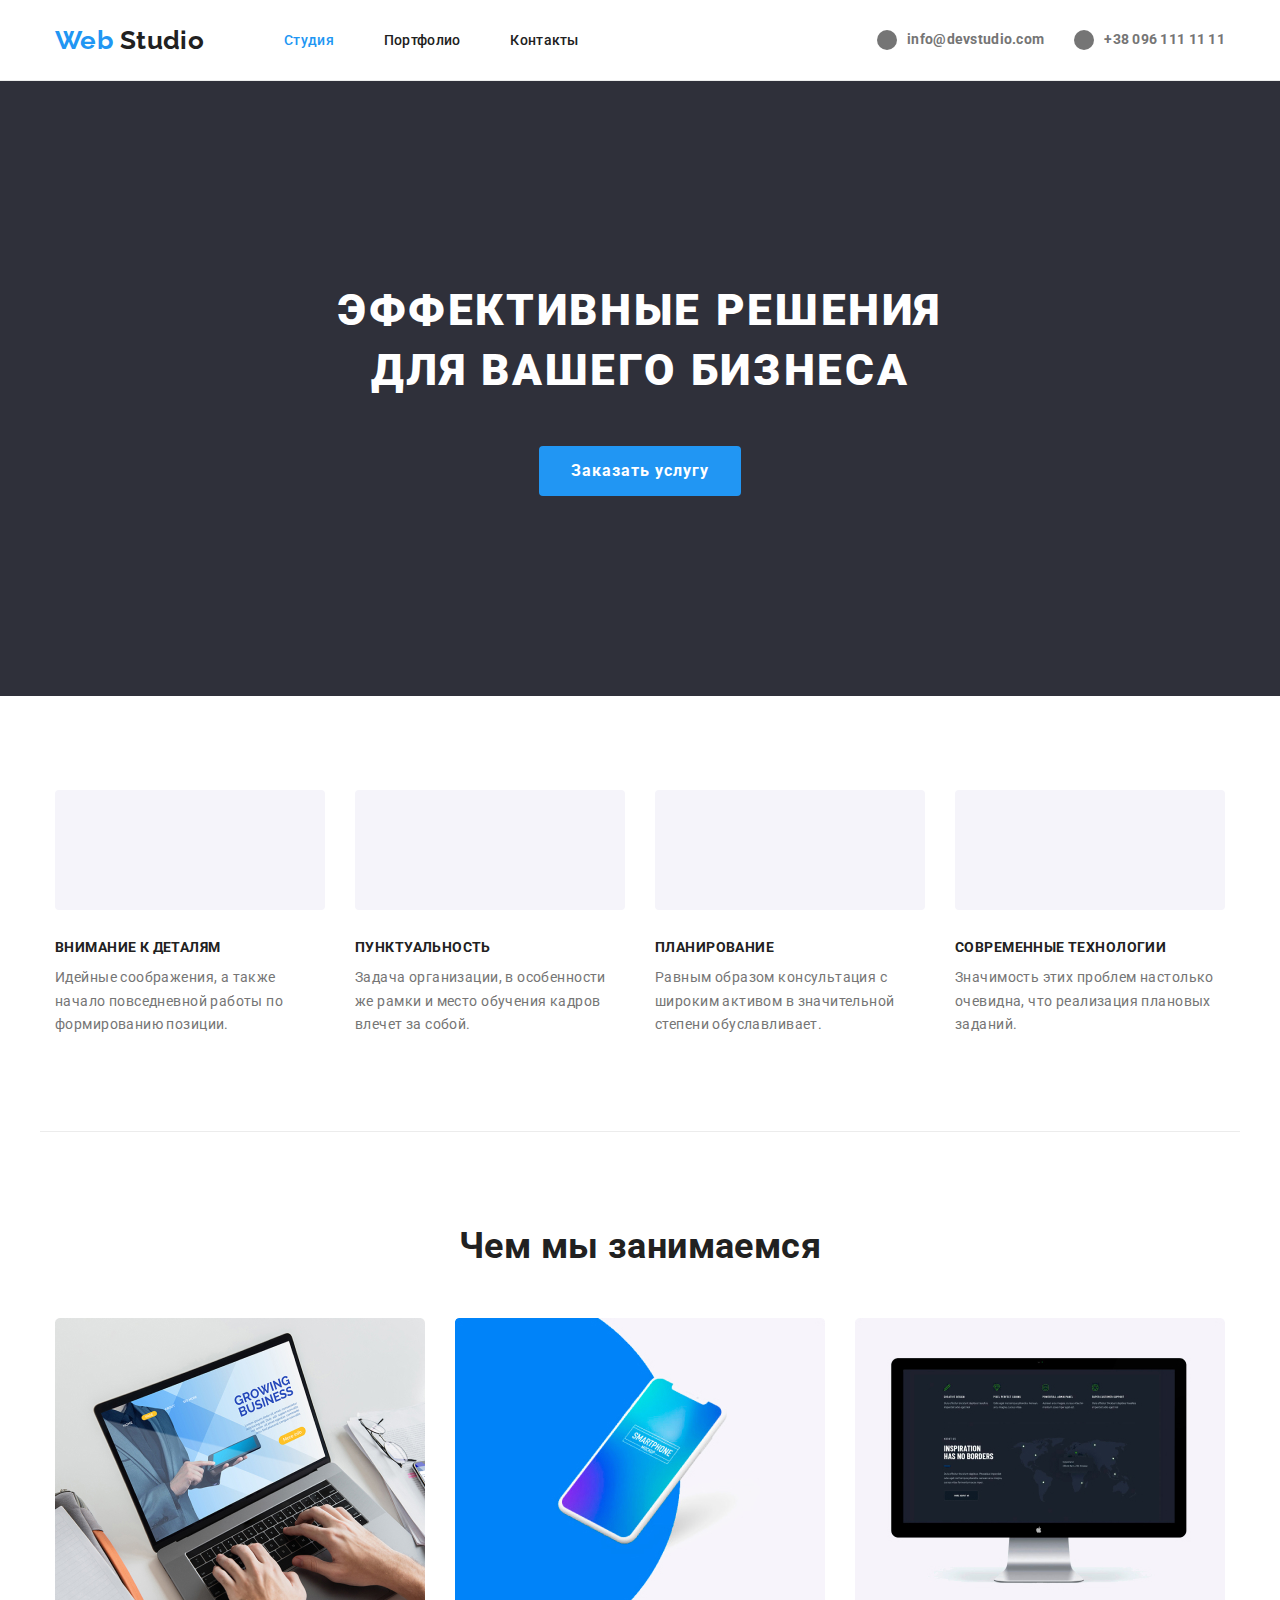
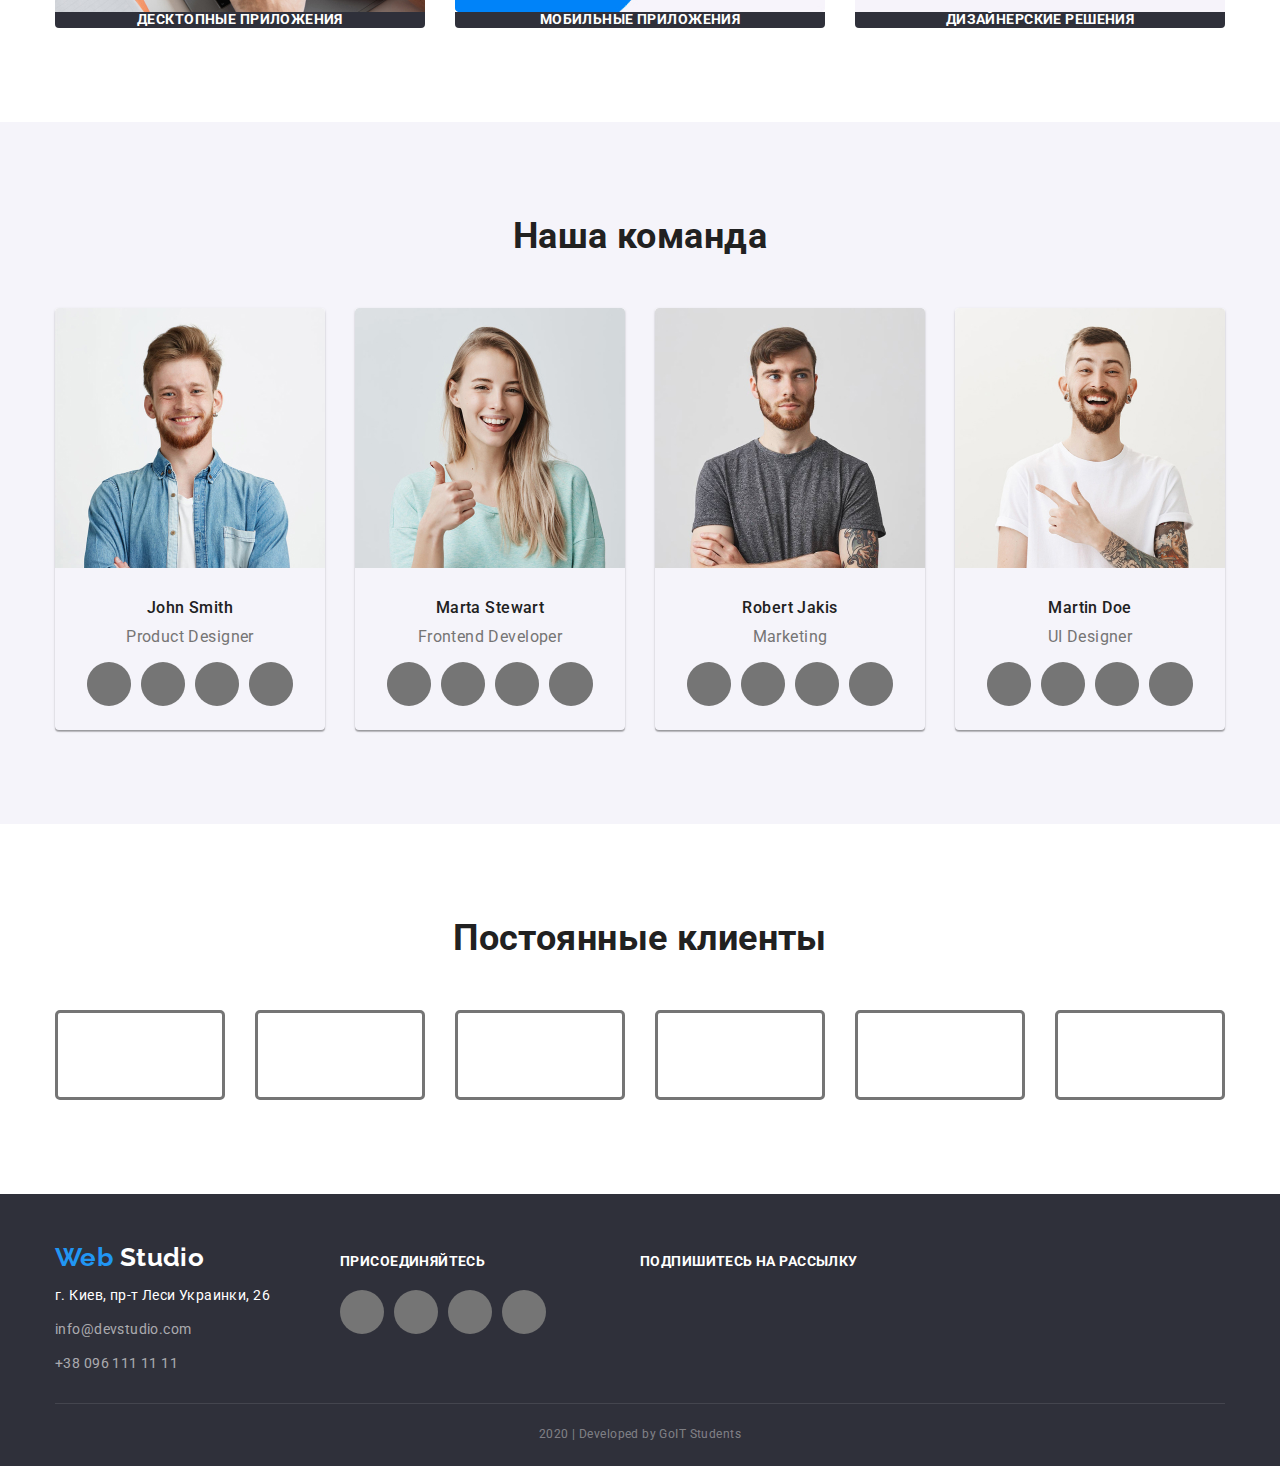
<file: index.html>
<!DOCTYPE html>
<html lang="ru">
  <head>
    <meta charset="UTF-8" />
    <meta name="viewport" content="width=device-width, initial-scale=1.0" />
    <title>web studio</title>
    <link
      href="https://fonts.googleapis.com/css2?family=Raleway:wght@700&family=Roboto:wght@400;500;700;900&display=swap"
      rel="stylesheet"
    />
    <link
      rel="stylesheet"
      href="https://cdnjs.cloudflare.com/ajax/libs/modern-normalize/0.6.0/modern-normalize.min.css"
    />
    <link rel="stylesheet" href="./css/style.css" />
  </head>

  <body>
    <!--Header-->
    <header class="header">
      <div class="conteiner">
        <div class="header-nav">
          <nav class="nav">
            <a href="./index.html" class="logo hdr link">
              <span class="logo-color">Web</span> Studio
            </a>
            <ul class="menu list">
              <li class="item">
                <a href="./index.html" class="menu-link link active">Студия</a>
              </li>
              <li class="item">
                <a href="./portfolio.html" class="menu-link link">Портфолио</a>
              </li>
              <li class="item">
                <a href="" class="menu-link link">Контакты</a>
              </li>
            </ul>
          </nav>
          <ul class="nav-contact list">
            <li class="item">
              <span class="icon-contact"></span>
              <a href="mailto:info@devstudio.com" class="contact link"
                >info@devstudio.com
              </a>
            </li>
            <li class="item">
              <span class="icon-contact"></span>
              <a href="tel:380961111111" class="contact link"
                >+38 096 111 11 11</a
              >
            </li>
          </ul>
        </div>
      </div>
    </header>
    <!-- Main -->
    <main>
      <!-- Hero -->
      <section class="hero">
        <div class="hero-box">
          <h1 class="hero-title">
            Эффективные решения для вашего бизнеса
          </h1>
          <a href="" class="vrt-button link">Заказать услугу</a>
        </div>
      </section>

      <!-- Features -->
      <section class="section no-padding">
        <div class="conteiner separastor">
          <h2 class="title hiden">
            примеры ефективного решения для вашего бизнеса
          </h2>
          <ul class="feature list">
            <li class="item">
              <span class="icon-feature"></span>
              <h3 class="feature-title">Внимание к деталям</h3>
              <p>
                Идейные соображения, а также начало повседневной работы по
                формированию позиции.
              </p>
            </li>
            <li class="item">
              <span class="icon-feature"></span>
              <h3 class="feature-title">Пунктуальность</h3>
              <p>
                Задача организации, в особенности же рамки и место обучения
                кадров влечет за собой.
              </p>
            </li>
            <li class="item">
              <span class="icon-feature"></span>
              <h3 class="feature-title">Планирование</h3>
              <p>
                Равным образом консультация с широким активом в значительной
                степени обуславливает.
              </p>
            </li>
            <li class="item">
              <span class="icon-feature"></span>
              <h3 class="feature-title">Современные технологии</h3>
              <p>
                Значимость этих проблем настолько очевидна, что реализация
                плановых заданий.
              </p>
            </li>
          </ul>
        </div>
      </section>
      <!--Products-->
      <section class="section">
        <div class="conteiner">
          <h2 class="title">Чем мы занимаемся</h2>
          <ul class="products list">
            <li class="item">
              <img
                src="./image/portfolio-growing-business.jpg"
                alt="ноутбук"
                width="370"
                height="294"
              />
              <h3 class="products-title">Десктопные приложения</h3>
            </li>
            <li class="item">
              <img
                src="./image/mobile-app.jpg"
                alt="телеон"
                width="370"
                height="294"
              />
              <h3 class="products-title">Мобильные приложения</h3>
            </li>
            <li class="item">
              <img
                src="./image/portfolio-inspiration.jpg"
                alt="компютер"
                width="370"
                height="294"
              />
              <h3 class="products-title">Дизайнерские решения</h3>
            </li>
          </ul>
        </div>
      </section>
      <!--Team-->
      <section class="section team-bgc">
        <div class="conteiner">
          <h2 class="title">Наша команда</h2>
          <ul class="list team">
            <li class="team-member">
              <img
                src="./image/photo1.jpg"
                alt="John Smith"
                width="270"
                height="260"
              />
              <div class="team-description">
                <h3 class="team-title">John Smith</h3>
                <p class="team-position">Product Designer</p>
                <ul class="team-social list">
                  <li class="item">
                    <a
                      href=""
                      aria-label="ссылка на Instagram"
                      class="icon-team-social"
                    >
                    </a>
                  </li>
                  <li class="item">
                    <a
                      href=""
                      aria-label="ссылка на Twitter"
                      class="icon-team-social"
                    >
                    </a>
                  </li>
                  <li class="item">
                    <a
                      href=""
                      aria-label="ссылка на Facebook"
                      class="icon-team-social"
                    >
                    </a>
                  </li>
                  <li class="item">
                    <a
                      href=""
                      aria-label="ссылка на LinkedIn"
                      class="icon-team-social"
                    >
                    </a>
                  </li>
                </ul>
              </div>
            </li>
            <li class="team-member">
              <img
                src="./image/photo2.jpg"
                alt="Marta Stewart"
                width="270"
                height="260"
              />
              <div class="team-description">
                <h3 class="team-title">Marta Stewart</h3>
                <p class="team-position">Frontend Developer</p>
                <ul class="team-social list">
                  <li class="item">
                    <a
                      href=""
                      aria-label="ссылка на Instagram"
                      class="icon-team-social"
                    >
                    </a>
                  </li>
                  <li class="item">
                    <a
                      href=""
                      aria-label="ссылка на Twitter"
                      class="icon-team-social"
                    >
                    </a>
                  </li>
                  <li class="item">
                    <a
                      href=""
                      aria-label="ссылка на Facebook"
                      class="icon-team-social"
                    >
                    </a>
                  </li>
                  <li class="item">
                    <a
                      href=""
                      aria-label="ссылка на LinkedIn"
                      class="icon-team-social"
                    >
                    </a>
                  </li>
                </ul>
              </div>
            </li>
            <li class="team-member">
              <img
                src="./image/photo3.jpg"
                alt="Robert Jakis"
                width="270"
                height="260"
              />
              <div class="team-description">
                <h3 class="team-title">Robert Jakis</h3>
                <p class="team-position">Marketing</p>
                <ul class="team-social list">
                  <li class="item">
                    <a
                      href=""
                      aria-label="ссылка на Instagram"
                      class="icon-team-social"
                    >
                    </a>
                  </li>
                  <li class="item">
                    <a
                      href=""
                      aria-label="ссылка на Twitter"
                      class="icon-team-social"
                    >
                    </a>
                  </li>
                  <li class="item">
                    <a
                      href=""
                      aria-label="ссылка на Facebook"
                      class="icon-team-social"
                    >
                    </a>
                  </li>
                  <li class="item">
                    <a
                      href=""
                      aria-label="ссылка на LinkedIn"
                      class="icon-team-social"
                    >
                    </a>
                  </li>
                </ul>
              </div>
            </li>

            <li class="team-member">
              <img
                src="./image/photo4.jpg"
                alt="Martin Doe"
                width="270"
                height="260"
              />
              <div class="team-description">
                <h3 class="team-title">Martin Doe</h3>
                <p class="team-position">UI Designer</p>
                <ul class="team-social list">
                  <li class="item">
                    <a
                      href=""
                      aria-label="ссылка на Instagram"
                      class="icon-team-social"
                    >
                    </a>
                  </li>
                  <li class="item">
                    <a
                      href=""
                      aria-label="ссылка на Twitter"
                      class="icon-team-social"
                    >
                    </a>
                  </li>
                  <li class="item">
                    <a
                      href=""
                      aria-label="ссылка на Facebook"
                      class="icon-team-social"
                    >
                    </a>
                  </li>
                  <li class="item">
                    <a
                      href=""
                      aria-label="ссылка на LinkedIn"
                      class="icon-team-social"
                    >
                    </a>
                  </li>
                </ul>
              </div>
            </li>
          </ul>
        </div>
      </section>
      <!--Clients-->
      <section class="section">
        <div class="conteiner">
          <h2 class="title">Постоянные клиенты</h2>
          <ul class="clients list">
            <li class="item">
              <a
                href=""
                aria-label="логотип компании YA&CO"
                class="icon-client"
              >
              </a>
            </li>
            <li class="item">
              <a
                href=""
                aria-label="логотип компании Company taglinehere"
                class="icon-client"
              >
              </a>
            </li>
            <li class="item">
              <a
                href=""
                aria-label="логотип компании Company"
                class="icon-client"
              >
              </a>
            </li>
            <li class="item">
              <a
                href=""
                aria-label="логотип компании Foster Peters"
                class="icon-client"
              >
              </a>
            </li>
            <li class="item">
              <a
                href=""
                aria-label="логотип компании Brand"
                class="icon-client"
              >
              </a>
            </li>
            <li class="item">
              <a
                href=""
                aria-label="логотип компании Company tag line"
                class="icon-client"
              >
              </a>
            </li>
          </ul>
        </div>
      </section>
    </main>
    <!--Footer-->
    <footer class="footer">
      <div class="conteiner">
        <div class="footer-content">
          <div class="footer-contacts">
            <a href="./index.html" class="logo ftr link">
              <span class="logo-color">Web</span> Studio
            </a>
            <address class="address">
              <p class="contact">г. Киев, пр-т Леси Украинки, 26</p>
              <a href="mailto:info@devstudio.com" class="link contact">
                info@devstudio.com
              </a>
              <a href="tel:+380961111111" class="link contact">
                +38 096 111 11 11
              </a>
            </address>
          </div>
          <div class="footer-social">
            <p class="social-title">Присоединяйтесь</p>
            <ul class="social-net list">
              <li class="item">
                <a href="" aria-label="ссылка на Instagram" class="icon-social">
                </a>
              </li>
              <li class="item">
                <a href="" aria-label="ссылка на Twitter" class="icon-social">
                </a>
              </li>
              <li class="item">
                <a href="" aria-label="ссылка на Facebook" class="icon-social">
                </a>
              </li>
              <li class="item">
                <a href="" aria-label="ссылка на LinkedIn" class="icon-social">
                </a>
              </li>
            </ul>
          </div>
          <p class="join-title">Подпишитесь на рассылку</p>
        </div>
        <p class="copiright">2020 | Developed by GoIT Students</p>
      </div>
    </footer>
  </body>
</html>
</file>
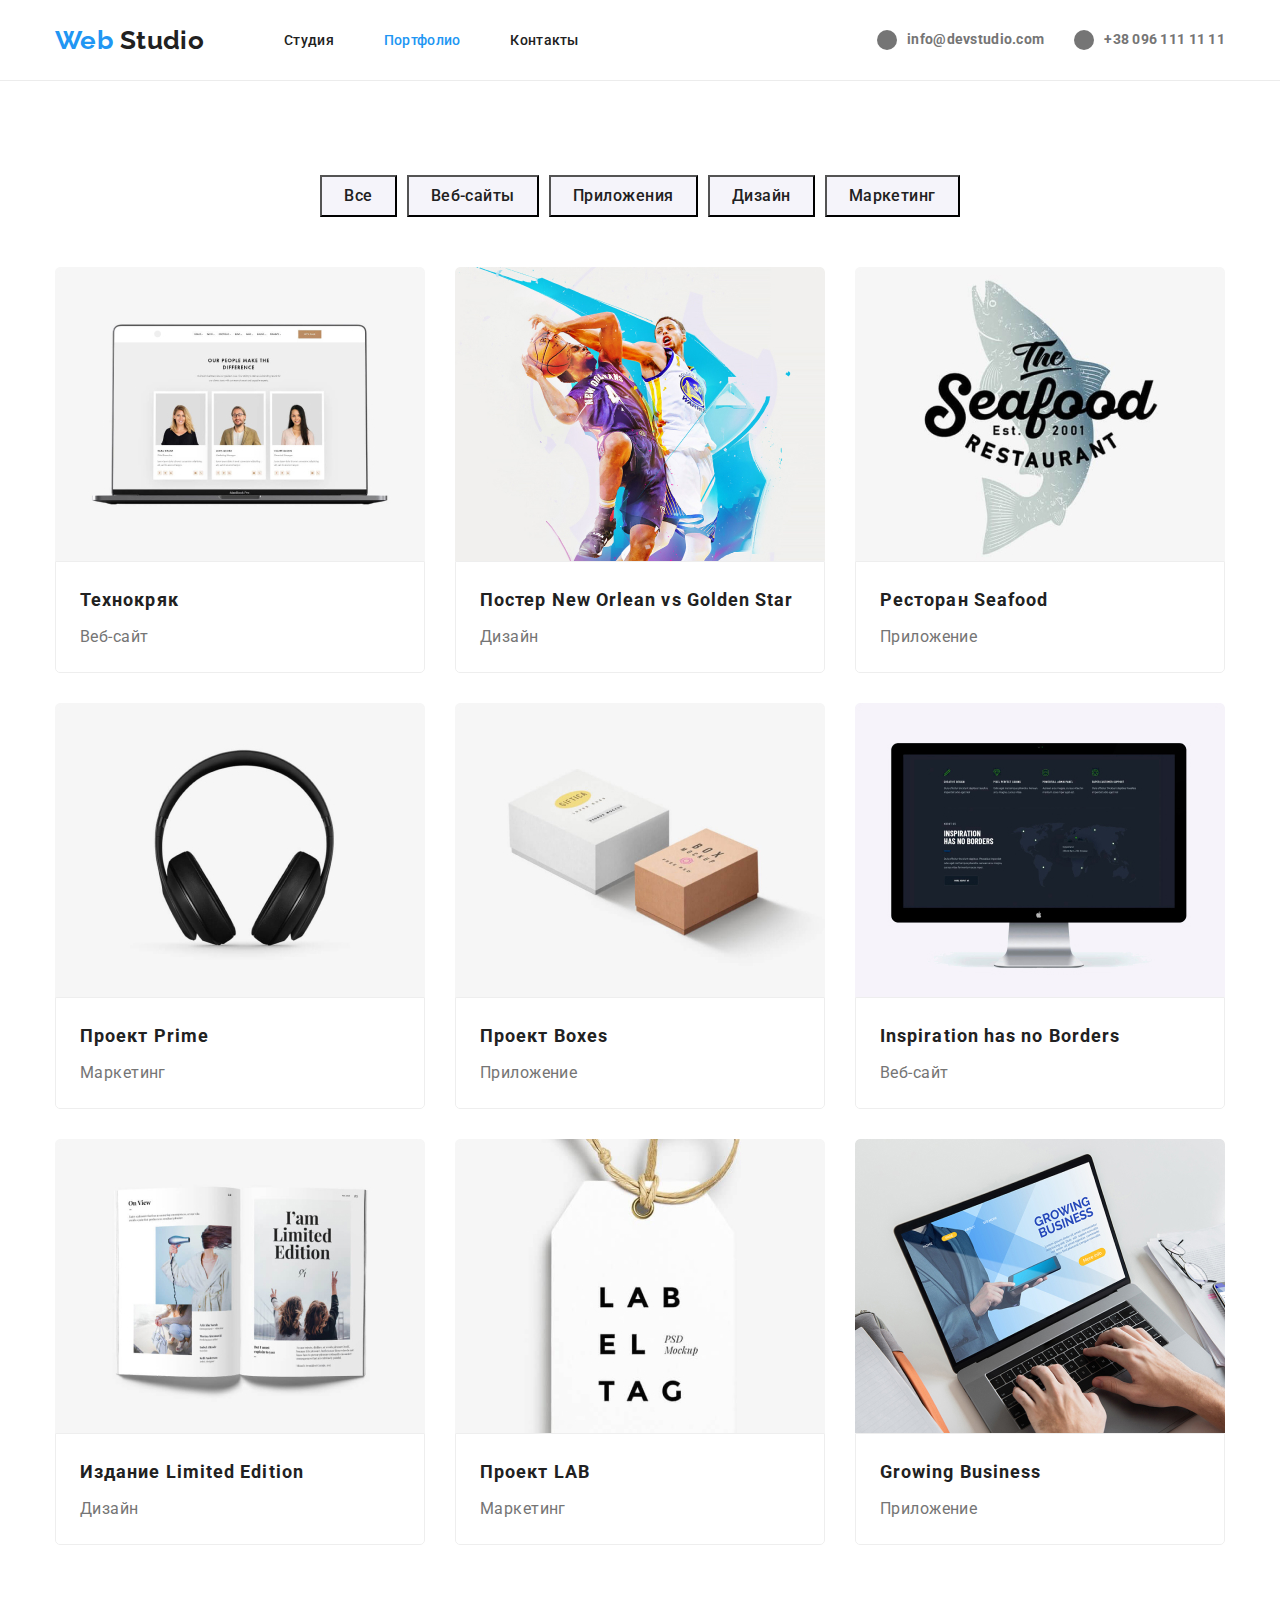
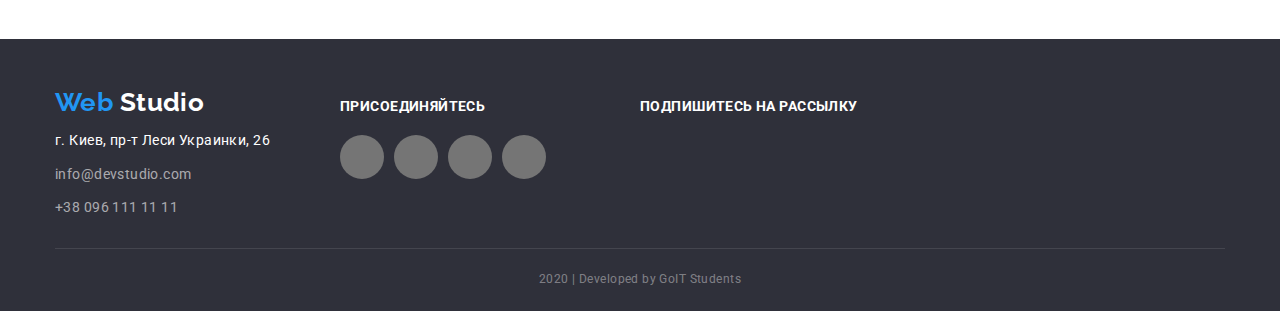
<file: portfolio.html>
<!DOCTYPE html>
<html lang="ru">
  <head>
    <meta charset="UTF-8" />
    <meta name="viewport" content="width=device-width, initial-scale=1.0" />
    <title>web studio</title>
    <link
      href="https://fonts.googleapis.com/css2?family=Raleway:wght@700&family=Roboto:wght@400;500;700;900&display=swap"
      rel="stylesheet"
    />
    <link
      rel="stylesheet"
      href="https://cdnjs.cloudflare.com/ajax/libs/modern-normalize/0.6.0/modern-normalize.min.css"
    />

    <link rel="stylesheet" href="./css/style.css" />
  </head>

  <body>
    <header class="header">
      <div class="conteiner">
        <div class="header-nav">
          <nav class="nav">
            <a href="./index.html" class="logo hdr link">
              <span class="logo-color">Web</span> Studio
            </a>
            <ul class="menu list">
              <li class="item">
                <a href="./index.html" class="menu-link link">Студия</a>
              </li>
              <li class="item">
                <a href="./portfolio.html" class="menu-link link active"
                  >Портфолио</a
                >
              </li>
              <li class="item">
                <a href="" class="menu-link link">Контакты</a>
              </li>
            </ul>
          </nav>
          <ul class="nav-contact list">
            <li class="item">
              <span class="icon-contact"></span>
              <a href="mailto:info@devstudio.com" class="contact link"
                >info@devstudio.com
              </a>
            </li>
            <li class="item">
              <span class="icon-contact"></span>
              <a href="tel:380961111111" class="contact link"
                >+38 096 111 11 11</a
              >
            </li>
          </ul>
        </div>
      </div>
    </header>
    <main>
      <!-- Portfolio -->
      <section class="section">
        <div class="conteiner">
          <!-- h1 hide -->
          <h1 class="title hiden">Примеры наших работ</h1>
          <ul class="filter list">
            <li class="item">
              <button type="button" class="button">Все</button>
            </li>
            <li class="item">
              <button type="button" class="button">Веб-сайты</button>
            </li>
            <li class="item">
              <button type="button" class="button">Приложения</button>
            </li>
            <li class="item">
              <button type="button" class="button">Дизайн</button>
            </li>
            <li class="item">
              <button type="button" class="button">Маркетинг</button>
            </li>
          </ul>

          <ul class="portfolio list">
            <li class="item">
              <a href="" class="card link">
                <img
                  src="./image/portfolio-technocrack.jpg"
                  alt="описание изображения Технокряк"
                  width="370"
                  height="294"
                />
                <div class="card-content">
                  <h2 class="card-title">Технокряк</h2>
                  <p class="card-kinde">Веб-сайт</p>
                </div>
              </a>
            </li>
            <li class="item">
              <a href="" class="link">
                <img
                  src="./image/portfolio-poster.jpg"
                  alt="описание изображения Постер New Orlean vs Golden Stars"
                  width="370"
                  height="294"
                />
                <div class="card-content">
                  <h2 class="card-title">Постер New Orlean vs Golden Star</h2>
                  <p class="card-kinde">Дизайн</p>
                </div>
              </a>
            </li>
            <li class="item">
              <a href="" class="link">
                <img
                  src="./image/portfolio-seafood.jpg"
                  alt="описание изображения Ресторан Seafood"
                  width="370"
                  height="294"
                />
                <div class="card-content">
                  <h2 class="card-title">Ресторан Seafood</h2>
                  <p class="card-kinde">Приложение</p>
                </div>
              </a>
            </li>
            <li class="item">
              <a href="" class="link">
                <img
                  src="./image/portfolio-prime.jpg"
                  alt="описание изображения Проект Prime"
                  width="370"
                  height="294"
                />
                <div class="card-content">
                  <h2 class="card-title">Проект Prime</h2>
                  <p class="card-kinde">Маркетинг</p>
                </div>
              </a>
            </li>
            <li class="item">
              <a href="" class="link">
                <img
                  src="./image/portfolio-boxes.jpg"
                  alt="описание изображения Проект Boxes"
                  width="370"
                  height="294"
                />
                <div class="card-content">
                  <h2 class="card-title">Проект Boxes</h2>
                  <p class="card-kinde">Приложение</p>
                </div>
              </a>
            </li>
            <li class="item">
              <a href="" class="link">
                <img
                  src="./image/portfolio-inspiration.jpg"
                  alt="описание изображения Inspiration has no Borders"
                  width="370"
                  height="294"
                />
                <div class="card-content">
                  <h2 class="card-title">Inspiration has no Borders</h2>
                  <p class="card-kinde">Веб-сайт</p>
                </div>
              </a>
            </li>
            <li class="item">
              <a href="" class="link">
                <img
                  src="./image/portfolio-limited-edition.jpg"
                  alt="описание изображения Издание Limited Edition"
                  width="370"
                  height="294"
                />
                <div class="card-content">
                  <h2 class="card-title">Издание Limited Edition</h2>
                  <p class="card-kinde">Дизайн</p>
                </div>
              </a>
            </li>
            <li class="item">
              <a href="" class="link">
                <img
                  src="./image/portfolio-lab.jpg"
                  alt="описание изображения Проект LAB"
                  width="370"
                  height="294"
                />
                <div class="card-content">
                  <h2 class="card-title">Проект LAB</h2>
                  <p class="card-kinde">Маркетинг</p>
                </div>
              </a>
            </li>
            <li class="item">
              <a href="" class="link">
                <img
                  src="./image/portfolio-growing-business.jpg"
                  alt="описание изображения Growing Business"
                  width="370"
                  height="294"
                />
                <div class="card-content">
                  <h2 class="card-title">Growing Business</h2>
                  <p class="card-kinde">Приложение</p>
                </div>
              </a>
            </li>
          </ul>
        </div>
      </section>
    </main>
    <footer class="footer">
      <div class="conteiner">
        <div class="footer-content">
          <div class="footer-contacts">
            <a href="./index.html" class="logo ftr link">
              <span class="logo-color">Web</span> Studio
            </a>
            <address class="address">
              <p class="contact">г. Киев, пр-т Леси Украинки, 26</p>
              <a href="mailto:info@devstudio.com" class="link contact">
                info@devstudio.com
              </a>
              <a href="tel:+380961111111" class="link contact">
                +38 096 111 11 11
              </a>
            </address>
          </div>
          <div class="footer-social">
            <p class="social-title">Присоединяйтесь</p>
            <ul class="social-net list">
              <li class="item">
                <a href="" aria-label="ссылка на Instagram" class="icon-social">
                </a>
              </li>
              <li class="item">
                <a href="" aria-label="ссылка на Twitter" class="icon-social">
                </a>
              </li>
              <li class="item">
                <a href="" aria-label="ссылка на Facebook" class="icon-social">
                </a>
              </li>
              <li class="item">
                <a href="" aria-label="ссылка на LinkedIn" class="icon-social">
                </a>
              </li>
            </ul>
          </div>
          <p class="join-title">Подпишитесь на рассылку</p>
        </div>
        <p class="copiright">2020 | Developed by GoIT Students</p>
      </div>
    </footer>
  </body>
</html>
</file>
<file: css/style.css>
:root {
  --font-primary-color: #757575;
  --font-secondary-color: #212121;
  --font-third-color: #ffffff;

  --bgc-primary: #ffffff;
  --bgc-secondary: #f5f4fa;
  --bgc-footer: #2f303a;
  --bgc-card-description: rgba(33, 150, 243, 0.9);

  --font-button: #ffffff;
  --bgc-button: #2196f3;

  --hero-font-color: #ffffff;
  --font-active-element: #2196f3;
  --font-ftr-contact: rgba(255, 255, 255, 0.6);
  --font-ftr-copiright: rgba(255, 255, 255, 0.4);
}

/* Global css options for all pages */
html {
  box-sizing: border-box;
}

*,
*::before,
*::after {
  box-sizing: inherit;
  /* outline: 1px solid green; */
}

body {
  margin: 0px;

  font-family: "Roboto", sans-serif;
  font-weight: 400;
  font-size: 14px;
  line-height: 1.71;
  letter-spacing: 0.03em;
  color: var(--font-primary-color);

  background-color: var(--bgc-primary);
}

h1,
h2,
h3,
h4,
h5,
h6,
p,
ul {
  margin-top: 0px;
  margin-bottom: 0px;
}

img {
  display: block;
  max-width: 100%;
  height: auto;
}

/* delete underline from the link */
.link {
  text-decoration: none;
}

/* delete marker from the list */
.list {
  list-style: none;
  padding: 0px;
}

/* hide the item */
.hiden {
  position: absolute;
  width: 1px;
  height: 1px;
  margin: -1px;
  padding: 0;
  overflow: hidden;
  border: 0;
  clip: rect(0 0 0 0);
}

.conteiner {
  margin-left: auto;
  margin-right: auto;
  width: 1200px;
  padding-left: 15px;
  padding-right: 15px;
}

/* Virtual button css options*/
.vrt-button {
  display: inline-block;
  min-width: 200px;
  height: 50px;
  padding: 10px 32px;
  border-radius: 4px;

  font-weight: 700;
  font-size: 16px;
  line-height: 1.87;
  letter-spacing: 0.06em;
  color: var(--font-button);
  text-align: center;

  background-color: var(--bgc-button);
}

/* Filter button css options*/
.button {
  padding: 6px 22px;

  font-family: inherit;
  font-weight: 500;
  font-size: 16px;
  line-height: 1.62;
  text-align: center;
  letter-spacing: 0.03em;
  color: var(--font-secondary-color);

  background-color: var(--bgc-secondary);
}

.button:hover,
.button:focus {
  color: var(--font-third-color);

  background-color: var(--font-active-element);
}

.header {
  border-bottom: 1px solid #ececec;
}

/* Logo css options */
.logo {
  font-family: "Raleway", sans-serif;
  font-weight: 700;
  font-size: 26px;
  line-height: 1.19;
}

.logo-color {
  color: var(--font-active-element);
}

/* Logo header */
.logo.hdr {
  margin-right: 80px;

  color: var(--font-secondary-color);
}

/* Logo footer */
.logo.ftr {
  color: var(--font-third-color);
}

/* Header Menu css options */
.menu {
  display: flex;
}

.menu .item + .item {
  margin-left: 50px;
}

.menu .menu-link {
  display: block;
  padding-top: 32px;
  padding-bottom: 32px;

  font-weight: 500;
  font-size: 14px;
  line-height: 16px;
  letter-spacing: 0.02em;
  color: var(--font-secondary-color);
}

.menu .menu-link:hover,
.menu .menu-link:focus {
  color: var(--font-active-element);
}

.menu-link.active {
  color: var(--font-active-element);
}

/* Header contacts css options */
.header-nav {
  display: flex;
}

.nav {
  display: flex;
  align-items: center;
}

.nav-contact {
  display: flex;
  align-items: center;
  margin-left: auto;
}

.nav-contact .item {
  display: flex;
  align-items: center;
}

.nav-contact .item:not(:last-child) {
  margin-right: 30px;
}

.icon-contact {
  display: block;
  width: 20px;
  height: 20px;
  margin-right: 10px;
  border-radius: 50%;

  background-color: var(--font-primary-color);
}

.header .contact {
  display: block;
  padding-top: 32px;
  padding-bottom: 32px;

  font-weight: 700;
  line-height: 1.14;
  letter-spacing: 0.02em;
  color: var(--font-primary-color);
}

.header .contact:hover,
.header .contact:focus {
  color: var(--font-active-element);
}

/* Hero css options*/
.hero {
  display: flex;
  /* for example */
  padding-top: 200px;
  /* for example */
  padding-bottom: 200px;
  justify-content: center;
  align-items: center;

  /* for example bgc */
  background-color: var(--bgc-footer);
}

.hero .hero-box {
  width: 710px;
  text-align: center;
}

.hero-title {
  margin-top: 0px;
  margin-bottom: 45px;

  font-weight: 900;
  font-size: 44px;
  line-height: 1.36;
  letter-spacing: 0.06em;
  color: var(--hero-font-color);
  text-align: center;
  text-transform: uppercase;

  /* for example bgc */
  background-color: var(--bgc-footer);
}

/* Sections css options*/
.section {
  padding-top: 94px;
  padding-bottom: 94px;
}

.section.no-padding {
  padding-bottom: 0px;
}

.section .title {
  margin-bottom: 50px;

  font-weight: 700;
  font-size: 36px;
  line-height: 1.16;
  text-align: center;
  color: var(--font-secondary-color);
}

/* Feature css options */
.feature {
  display: flex;
}

.feature > .item:not(:last-child) {
  margin-right: 30px;
}

.icon-feature {
  display: block;
  width: 270px;
  height: 120px;
  margin-bottom: 30px;

  border-radius: 4px;

  background-color: var(--bgc-secondary);
}

.icon-feature:hover {
  background-color: var(--font-active-element);
}

.feature-title {
  margin-bottom: 10px;

  font-weight: 700;
  font-size: 14px;
  line-height: 1.14;
  color: var(--font-secondary-color);
  text-transform: uppercase;
}

.feature .item {
  width: 270px;
}

.conteiner.separastor {
  padding-bottom: 94px;
  border-bottom: 1px solid #ececec;
}

/* Product css options */
.products {
  display: flex;
}

.products > .item {
  border-radius: 4px;
  overflow: hidden;
}

.products > .item:not(:last-child) {
  margin-right: 30px;
}

.products-title {
  font-weight: 700;
  font-size: 14px;
  line-height: 1.14;
  color: var(--font-third-color);
  text-align: center;
  text-transform: uppercase;

  /* for example bgc */
  background-color: var(--bgc-footer);
}

/* Team css options */
.team-bgc {
  background-color: var(--bgc-secondary);
}

.team {
  display: flex;
}

.team > .team-member {
  border-radius: 4px;
  overflow: hidden;
  box-shadow: 0px 2px 1px rgba(0, 0, 0, 0.2), 0px 1px 1px rgba(0, 0, 0, 0.14),
    0px 1px 3px rgba(0, 0, 0, 0.12);
}

.team > .team-member:not(:last-child) {
  margin-right: 30px;
}

.team-description {
  padding-top: 30px;
  padding-bottom: 24px;
}

.team-title {
  margin-bottom: 10px;

  font-weight: 500;
  font-size: 16px;
  line-height: 1.19;
  text-align: center;
  color: var(--font-secondary-color);
}

.team-position {
  margin-bottom: 16px;

  font-size: 16px;
  line-height: 1.19;
  text-align: center;
  color: var(--font-primary-color);
}

.team-social {
  display: flex;
  justify-content: center;
}

.team-social .item:not(:last-child) {
  margin-right: 10px;
}

.icon-team-social {
  display: block;
  width: 44px;
  height: 44px;
  border-radius: 50%;

  background-color: var(--font-primary-color);
}

.icon-team-social:hover,
.icon-team-social:focus {
  background-color: var(--font-active-element);
}

/* Clients */
.clients {
  display: flex;
}

.clients .item:not(:last-child) {
  margin-right: 30px;
}
.icon-client {
  display: block;
  width: 170px;
  height: 90px;

  border: 3px solid var(--font-primary-color);
  border-radius: 5px;

  background-color: var(--bgc-primary);
}

.icon-client:hover,
.icon-client:focus {
  border: 3px solid var(--font-active-element);

  background-color: var(--bgc-primary);
}

/* Footer general css options */
.footer {
  padding-top: 48px;
  padding-bottom: 0px;

  color: var(--font-third-color);

  background-color: var(--bgc-footer);
}

/* Footer general css options */
.footer-content {
  display: flex;
  align-items: baseline;
  padding-bottom: 28px;

  border-bottom: 1px solid rgba(255, 255, 255, 0.1);
}

/* Footer address css options */
.address {
  display: flex;
  flex-direction: column;

  font-style: normal;
}

.footer-contacts .contact {
  margin-top: 10px;
}

.footer .address a {
  color: var(--font-ftr-contact);
}

/* Footer social net css options */
.footer-social {
  margin-left: 70px;
  margin-right: 94px;
}

.social-title {
  margin-bottom: 20px;

  font-weight: 700;
  font-size: 14px;
  line-height: 1.14;
  text-transform: uppercase;
}

.social-net {
  display: flex;
}

.social-net .item:not(:last-child) {
  margin-right: 10px;
}

.icon-social {
  display: block;
  width: 44px;
  height: 44px;

  border-radius: 50%;

  background-color: var(--font-primary-color);
}

.icon-social:hover {
  background-color: var(--font-active-element);
}

.join-title {
  font-weight: 700;
  font-size: 14px;
  line-height: 1.14;
  text-transform: uppercase;
}

/* Footer copiright css options */
.copiright {
  padding-top: 18px;
  padding-bottom: 20px;

  font-size: 12px;
  line-height: 2;
  text-align: center;
  color: var(--font-ftr-copiright);
}

/* Portfolio css options */

.filter {
  display: flex;
  padding-bottom: 50px;
  justify-content: center;
}

.filter .item:not(:last-child) {
  margin-right: 10px;
}

.portfolio {
  display: flex;
  flex-wrap: wrap;
  margin: -15px;
}

.portfolio .item {
  width: 370px;
  margin: 15px;

  border-top-left-radius: 5px;
  border-top-right-radius: 5px;
  overflow: hidden;
}

/* .portfolio .item:hover,
.portfolio .item:focus {
} */

.card-content {
  padding: 20px 24px;

  border: 1px solid #eeeeee;
  border-bottom-left-radius: 5px;
  border-bottom-right-radius: 5px;
}

.card-title {
  margin-bottom: 4px;

  font-weight: 700;
  font-size: 18px;
  line-height: 2;
  letter-spacing: 0.06em;
  color: var(--font-secondary-color);
}

.card-kinde {
  font-size: 16px;
  line-height: 1.87;
  color: var(--font-primary-color);
}

.card-description {
  font-size: 18px;
  line-height: 1.56;
  color: var(--font-third-color);

  background-color: var(--bgc-card-description);
}
</file>
